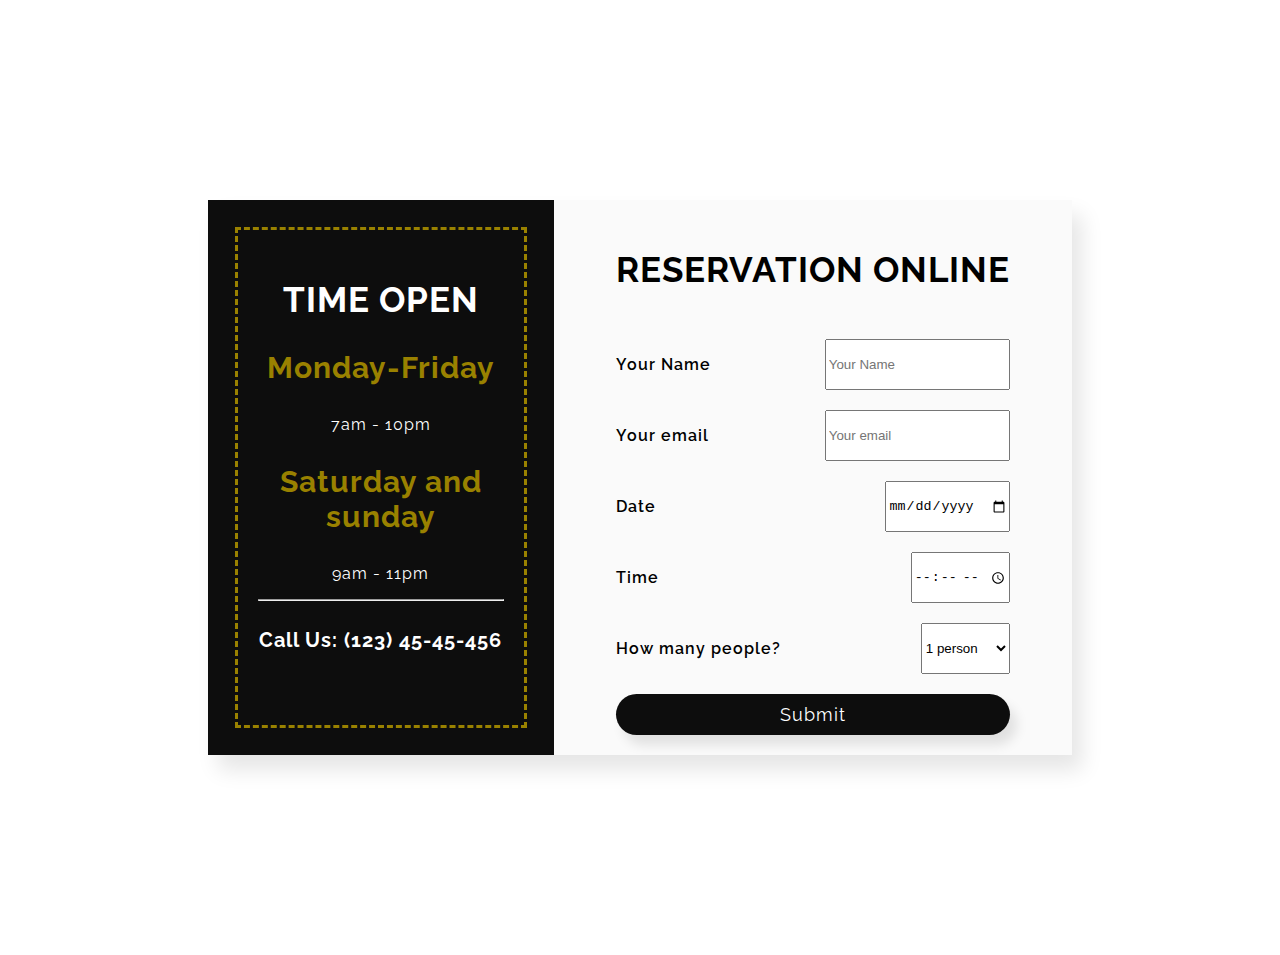
<file: room_booking.html>
<!DOCTYPE html>
<html lang="en">
<head>
	<meta charset="UTF-8">
	<title>Booking</title>
	<link rel="stylesheet" href="style_room.css">
	<!-- Font -->
	<link href="https://fonts.googleapis.com/css?family=Raleway:400,600,700,900" rel="stylesheet">
</head>
<body>


	<div class="container">
		<div class="container-time">
				<h2 class="heading">Time Open</h2>
				<h3 class="heading-days">Monday-Friday</h3>
				<p>7am - 10pm</p>

				<h3 class="heading-days">Saturday and sunday</h3>
				<p>9am - 11pm</p>

				<hr>

				<h4 class="heading-phone">Call Us: (123) 45-45-456</h4>
		</div>

		<div class="container-form">
				<form action="#">
					<h2 class="heading heading-yellow">Reservation Online</h2>

					<div class="form-field">
						<p>Your Name</p>
						<input type="text" placeholder="Your Name">
					</div>
					<div class="form-field">
						<p>Your email</p>
						<input type="email" placeholder="Your email">
					</div>
					<div class="form-field">
						<p>Date</p>
						<input type="date">
					</div>
					<div class="form-field">
						<p>Time</p>
						<input type="time">
					</div>
					<div class="form-field">
						<p>How many people?</p>
						<select name="select" id="#">
							<option value="1">1 person</option>
							<option value="2">2 persons</option>
							<option value="3">3 persosn</option>
							<option value="4">4 persons</option>
							<option value="5">5 persons</option>
							<option value="5+">5+ persons</option>
						</select>
					</div>
					<a href="index.html" class="btn">Submit</a>
					<!-- <button class="btn">Submit</button> -->
				</form>
		</div>
	</div>
	
	
</body>
</html>
</file>
<file: style_room.css>
body {
  font-family: 'Raleway', sans-serif;
  font-weight: 400;
	color: #fff;
	letter-spacing: 1px;
  
}

.container {
	background-color: #fafafa;
	margin: 200px;
	box-shadow: 10px 15px 20px rgba(0, 0, 0, .1);
	display: grid;
	grid-template-columns: 40% 60%;
}

.container-time {
	background-color: rgba(0, 0, 0, .95);
	padding: 50px;
	outline: 3px dashed #998100;
	outline-offset: -30px;
	text-align: center;
}
.heading {
	font-size: 35px;
	text-transform: uppercase;
}

.heading-days {
	color:#998100;
	font-size: 30px;

}

.heading-phone {
	font-size: 20px;
}
.container-form {
	padding: 20px 0;
	margin: 0 auto;
	color: #000;
}
form {
	display: grid;
	grid-row-gap: 20px;
}
form p {
	font-weight: 600;
}
.form-field {
	display: flex;
	justify-content: space-between;
}

input,select {
	pad: 10px 15px;
}

.btn {
	background-color: rgba(0, 0, 0, .95);
	color: #fff;
	padding: 10px 20px;
	border: none;
	font-size: 18px;
	border-radius: 100px;
	-webkit-border-radius: 100px;
	-moz-border-radius: 100px;
	-ms-border-radius: 100px;
	-o-border-radius: 100px;
	box-shadow: 7px 10px 12px rgba(0, 0, 0, .1);
	cursor: pointer;
	transition: all .3s;
	-webkit-transition: all .3s;
	-moz-transition: all .3s;
	-ms-transition: all .3s;
	-o-transition: all .3s;
}

.btn:hover {
	transform: scale(1.03);
	-webkit-transform: scale(1.03);
	-moz-transform: scale(1.03);
	-ms-transform: scale(1.03);
	-o-transform: scale(1.03);
	box-shadow: 10px 12px 15px rgba(0, 0, 0, .3);
}
a{
	text-align: center;
	text-decoration: none;
}
</file>
